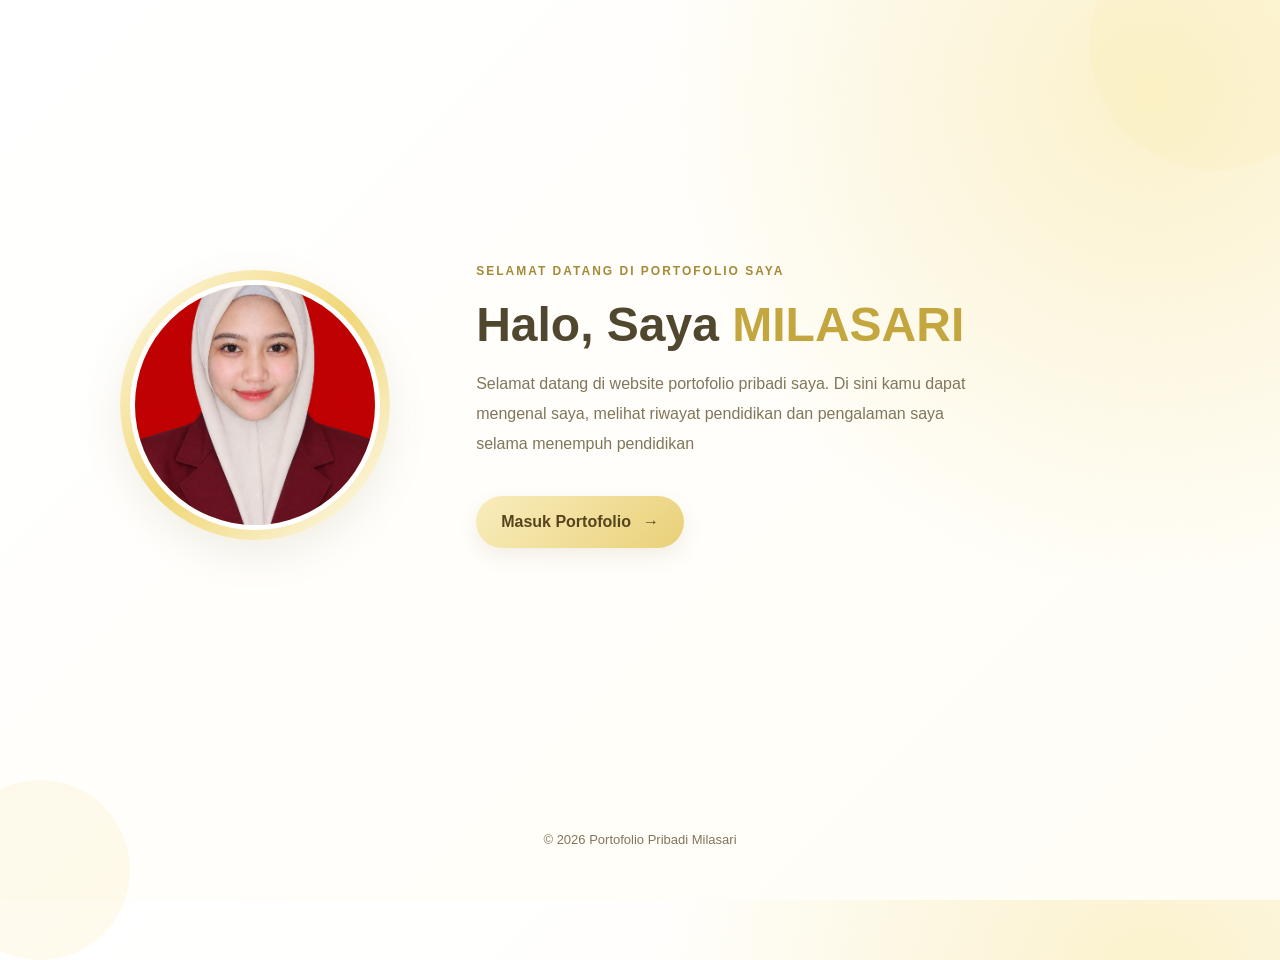
<file: index.html>
<!DOCTYPE html>
<html lang="id">
<head>
    <meta charset="UTF-8">
    <meta name="viewport" content="width=device-width, initial-scale=1.0">

    <title>Portofolio Pribadi</title>

    <!-- Bootstrap 5 -->
    <link href="https://cdn.jsdelivr.net/npm/bootstrap@5.3.3/dist/css/bootstrap.min.css"
          rel="stylesheet">

    <!-- CSS Pribadi -->
    <link rel="stylesheet" href="style.css">
</head>

<body class="halaman-awal">

    <div class="lingkaran dekorasi-satu"></div>
    <div class="lingkaran dekorasi-dua"></div>

    <main class="halaman-profil container">
        <div class="row align-items-center justify-content-center g-5">

            <div class="col-12 col-md-5 text-center">
                <div class="bingkai-profil">
                    <img src="mila.jpeg"
                         alt="Foto profil saya"
                         class="foto-profil-utama">
                </div>
            </div>

            <div class="col-12 col-md-7 text-center text-md-start">
                <p class="label-profil">SELAMAT DATANG DI PORTOFOLIO SAYA</p>

                <h1 class="judul-profil">
                    Halo, Saya <span>MILASARI</span>
                </h1>

                <p class="deskripsi-profil">
                    Selamat datang di website portofolio pribadi saya.
                    Di sini kamu dapat mengenal saya, melihat riwayat
                    pendidikan dan pengalaman saya selama menempuh pendidikan
                </p>

                <a href="tentang.html" class="tombol-utama">
                    Masuk Portofolio <span>→</span>
                </a>
            </div>

        </div>
    </main>

    <footer class="footer-awal">
        &copy; <span id="tahun"></span> Portofolio Pribadi Milasari
    </footer>

    <script src="portofolio.js"></script>
</body>
</html>
</file>
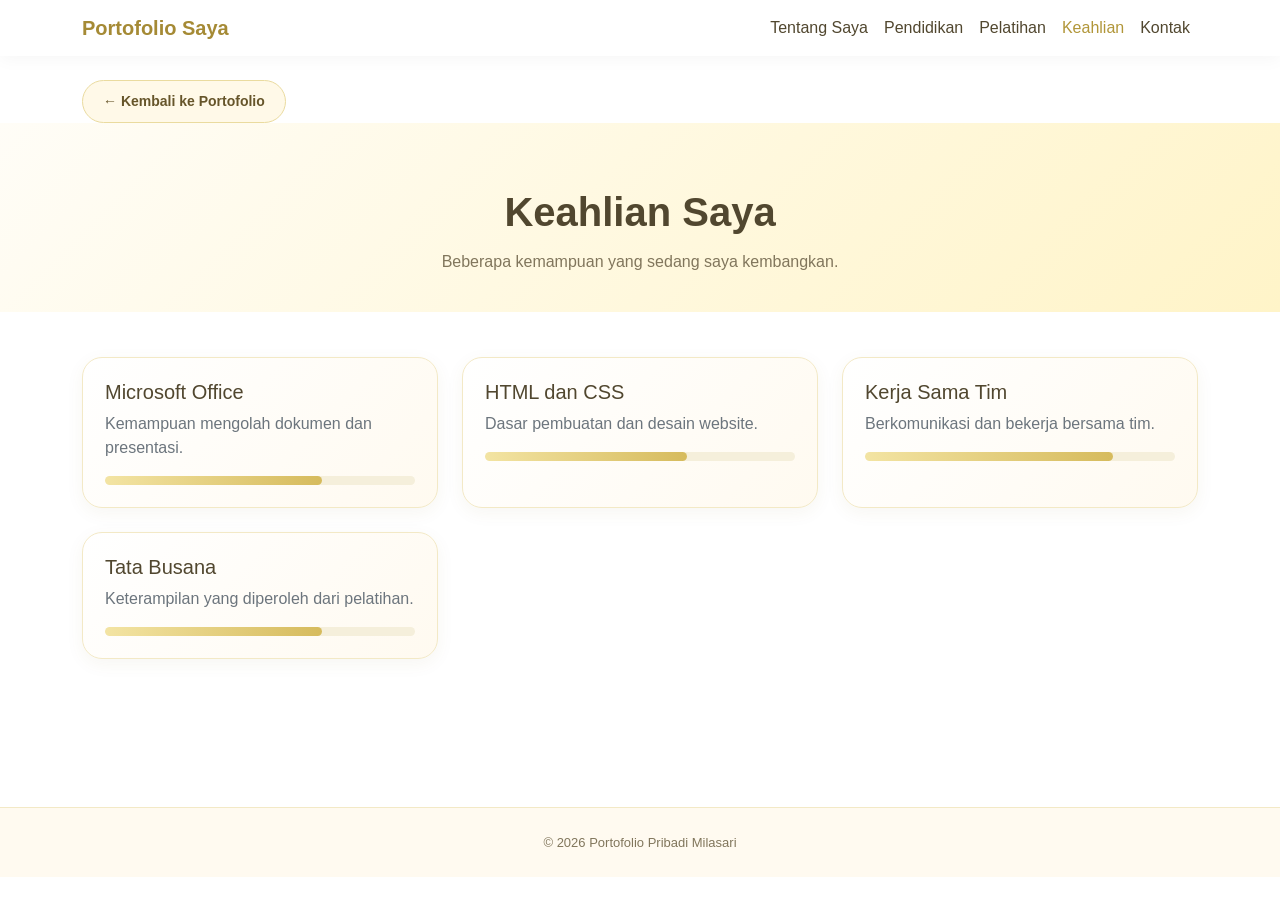
<file: keahlian.html>
<!DOCTYPE html>
<html lang="id">
<head>
    <meta charset="UTF-8">
    <meta name="viewport" content="width=device-width, initial-scale=1.0">
    <title>Keahlian | Portofolio</title>

    <link href="https://cdn.jsdelivr.net/npm/bootstrap@5.3.3/dist/css/bootstrap.min.css"
          rel="stylesheet">
    <link rel="stylesheet" href="style.css">
</head>

<body>

<nav class="navbar navbar-expand-lg sticky-top">
    <div class="container">
        <a class="navbar-brand" href="tentang.html">Portofolio Saya</a>

        <button class="navbar-toggler" type="button"
                data-bs-toggle="collapse"
                data-bs-target="#menuNavigasi"
                aria-controls="menuNavigasi"
                aria-expanded="false"
                aria-label="Buka navigasi">
            <span class="navbar-toggler-icon"></span>
        </button>

        <div class="collapse navbar-collapse" id="menuNavigasi">
            <ul class="navbar-nav ms-auto">
                <li class="nav-item"><a class="nav-link" href="tentang.html">Tentang Saya</a></li>
                <li class="nav-item"><a class="nav-link" href="pendidikan.html">Pendidikan</a></li>
                <li class="nav-item"><a class="nav-link" href="pelatihan.html">Pelatihan</a></li>
                <li class="nav-item"><a class="nav-link active" href="keahlian.html">Keahlian</a></li>
                <li class="nav-item"><a class="nav-link" href="kontak.html">Kontak</a></li>
            </ul>
        </div>
    </div>
</nav>

<div class="container pt-4">
    <a href="tentang.html" class="tombol-kembali">← Kembali ke Portofolio</a>
</div>

<header class="judul-halaman">
    <div class="container">
        <h1>Keahlian Saya</h1>
        <p>Beberapa kemampuan yang sedang saya kembangkan.</p>
    </div>
</header>

<main class="container konten-halaman">
    <div class="row g-4">

        <div class="col-md-6 col-lg-4 animasi-muncul">
            <div class="kartu-keahlian">
                <h5>Microsoft Office</h5>
                <p class="text-secondary">Kemampuan mengolah dokumen dan presentasi.</p>
                <div class="batang-keahlian">
                    <span style="width: 70%;"></span>
                </div>
            </div>
        </div>

        <div class="col-md-6 col-lg-4 animasi-muncul">
            <div class="kartu-keahlian">
                <h5>HTML dan CSS</h5>
                <p class="text-secondary">Dasar pembuatan dan desain website.</p>
                <div class="batang-keahlian">
                    <span style="width: 65%;"></span>
                </div>
            </div>
        </div>

        <div class="col-md-6 col-lg-4 animasi-muncul">
            <div class="kartu-keahlian">
                <h5>Kerja Sama Tim</h5>
                <p class="text-secondary">Berkomunikasi dan bekerja bersama tim.</p>
                <div class="batang-keahlian">
                    <span style="width: 80%;"></span>
                </div>
            </div>
        </div>

        <div class="col-md-6 col-lg-4 animasi-muncul">
            <div class="kartu-keahlian">
                <h5>Tata Busana</h5>
                <p class="text-secondary">Keterampilan yang diperoleh dari pelatihan.</p>
                <div class="batang-keahlian">
                    <span style="width: 70%;"></span>
                </div>
            </div>
        </div>

    </div>

    
</main>

<footer class="footer-website">
    &copy; <span id="tahun"></span> Portofolio Pribadi Milasari
</footer>

<script src="https://cdn.jsdelivr.net/npm/bootstrap@5.3.3/dist/js/bootstrap.bundle.min.js"></script>
<script src="portofolio.js"></script>
</body>
</html>
</file>
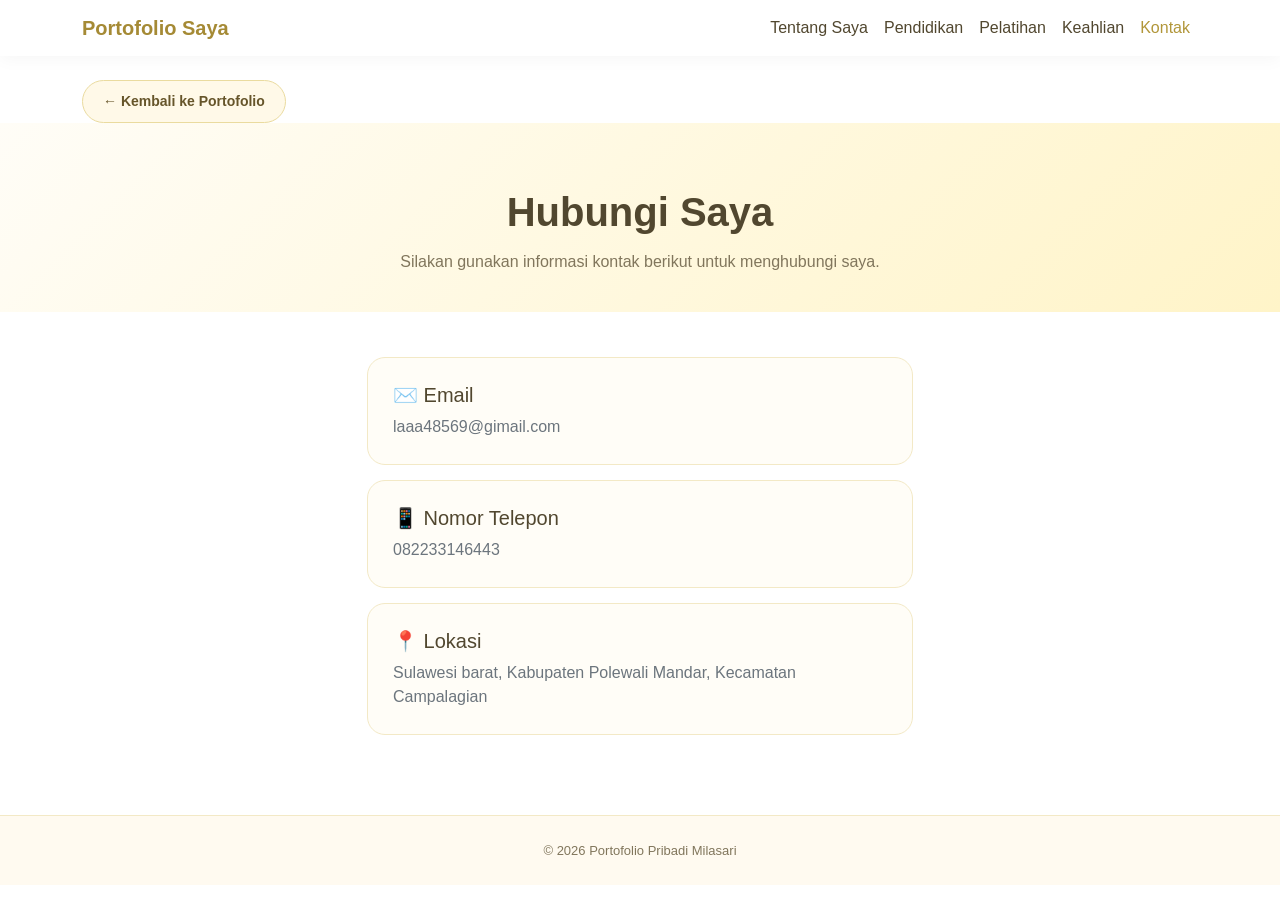
<file: kontak.html>
<!DOCTYPE html>
<html lang="id">
<head>
    <meta charset="UTF-8">
    <meta name="viewport" content="width=device-width, initial-scale=1.0">
    <title>Kontak | Portofolio</title>

    <link href="https://cdn.jsdelivr.net/npm/bootstrap@5.3.3/dist/css/bootstrap.min.css"
          rel="stylesheet">
    <link rel="stylesheet" href="style.css">
</head>

<body>

<nav class="navbar navbar-expand-lg sticky-top">
    <div class="container">
        <a class="navbar-brand" href="tentang.html">Portofolio Saya</a>

        <button class="navbar-toggler" type="button"
                data-bs-toggle="collapse"
                data-bs-target="#menuNavigasi"
                aria-controls="menuNavigasi"
                aria-expanded="false"
                aria-label="Buka navigasi">
            <span class="navbar-toggler-icon"></span>
        </button>

        <div class="collapse navbar-collapse" id="menuNavigasi">
            <ul class="navbar-nav ms-auto">
                <li class="nav-item"><a class="nav-link" href="tentang.html">Tentang Saya</a></li>
                <li class="nav-item"><a class="nav-link" href="pendidikan.html">Pendidikan</a></li>
                <li class="nav-item"><a class="nav-link" href="pelatihan.html">Pelatihan</a></li>
                <li class="nav-item"><a class="nav-link" href="keahlian.html">Keahlian</a></li>
                <li class="nav-item"><a class="nav-link active" href="kontak.html">Kontak</a></li>
            </ul>
        </div>
    </div>
</nav>

<div class="container pt-4">
    <a href="tentang.html" class="tombol-kembali">← Kembali ke Portofolio</a>
</div>

<header class="judul-halaman">
    <div class="container">
        <h1>Hubungi Saya</h1>
        <p>Silakan gunakan informasi kontak berikut untuk menghubungi saya.</p>
    </div>
</header>

<main class="container konten-halaman">
    <div class="row justify-content-center">
        <div class="col-md-8 col-lg-6">

            <div class="kartu-kontak animasi-muncul">
                <h5>✉️ Email</h5>
                <p class="text-secondary mb-0">
                    laaa48569@gimail.com
                </p>
            </div>

            <div class="kartu-kontak animasi-muncul">
                <h5>📱 Nomor Telepon</h5>
                <p class="text-secondary mb-0">
                    082233146443
                </p>
            </div>

            <div class="kartu-kontak animasi-muncul">
                <h5>📍 Lokasi</h5>
                <p class="text-secondary mb-0">
                    Sulawesi barat,
                    Kabupaten Polewali Mandar,
                    Kecamatan Campalagian
                </p>
            </div>

        </div>
    </div>
</main>

<footer class="footer-website">
    &copy; <span id="tahun"></span> Portofolio Pribadi Milasari
</footer>

<script src="https://cdn.jsdelivr.net/npm/bootstrap@5.3.3/dist/js/bootstrap.bundle.min.js"></script>
<script src="portofolio.js"></script>
</body>
</html>
</file>
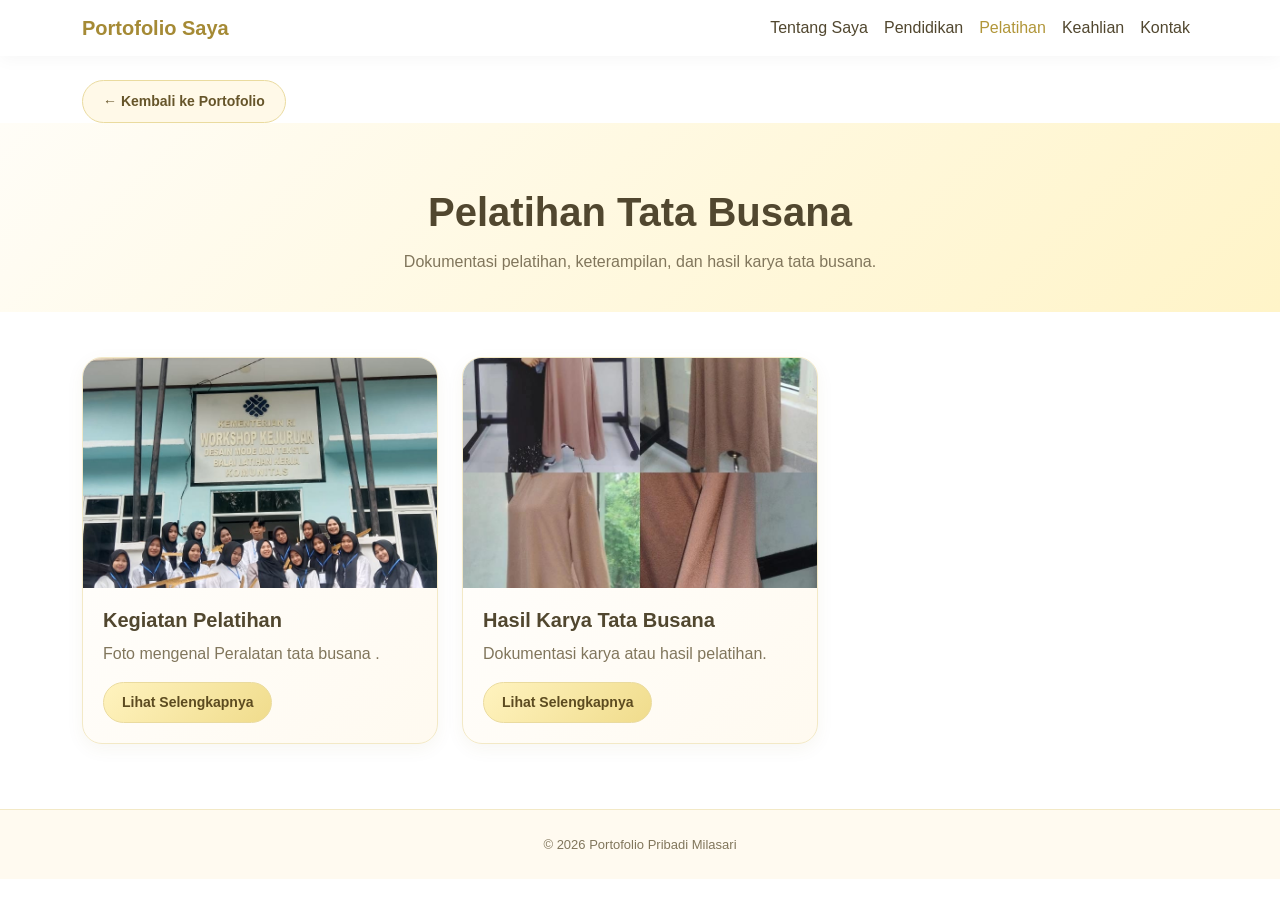
<file: pelatihan.html>
<!DOCTYPE html>
<html lang="id">
<head>
    <meta charset="UTF-8">
    <meta name="viewport" content="width=device-width, initial-scale=1.0">
    <title>Pelatihan Tata Busana | Portofolio</title>

    <link href="https://cdn.jsdelivr.net/npm/bootstrap@5.3.3/dist/css/bootstrap.min.css"
          rel="stylesheet">
    <link rel="stylesheet" href="style.css">
</head>

<body>

<nav class="navbar navbar-expand-lg sticky-top">
    <div class="container">
        <a class="navbar-brand" href="tentang.html">Portofolio Saya</a>

        <button class="navbar-toggler" type="button"
                data-bs-toggle="collapse"
                data-bs-target="#menuNavigasi"
                aria-controls="menuNavigasi"
                aria-expanded="false"
                aria-label="Buka navigasi">
            <span class="navbar-toggler-icon"></span>
        </button>

        <div class="collapse navbar-collapse" id="menuNavigasi">
            <ul class="navbar-nav ms-auto">
                <li class="nav-item"><a class="nav-link" href="tentang.html">Tentang Saya</a></li>
                <li class="nav-item"><a class="nav-link" href="pendidikan.html">Pendidikan</a></li>
                <li class="nav-item"><a class="nav-link active" href="pelatihan.html">Pelatihan</a></li>
                <li class="nav-item"><a class="nav-link" href="keahlian.html">Keahlian</a></li>
                <li class="nav-item"><a class="nav-link" href="kontak.html">Kontak</a></li>
            </ul>
        </div>
    </div>
</nav>

<div class="container pt-4">
    <a href="tentang.html" class="tombol-kembali">← Kembali ke Portofolio</a>
</div>

<header class="judul-halaman">
    <div class="container">
        <h1>Pelatihan Tata Busana</h1>
        <p>Dokumentasi pelatihan, keterampilan, dan hasil karya tata busana.</p>
    </div>
</header>

<main class="container konten-halaman">
    <div class="row g-4">

        <div class="col-md-6 col-lg-4 animasi-muncul">
            <div class="kartu-foto">
                <img src="alat.jpeg"
                     alt="Foto mengenal Peralatan tata busana"
                     class="foto-galeri"
                     data-bs-toggle="modal"
                     data-bs-target="#detailBusana1">

                <div class="isi-kartu-foto">
                    <h5>Kegiatan Pelatihan</h5>
                    <p>Foto mengenal Peralatan tata busana .</p>
                    <button class="tombol-detail"
                            data-bs-toggle="modal"
                            data-bs-target="#detailBusana1">
                        Lihat Selengkapnya
                    </button>
                </div>
            </div>
        </div>

        <div class="col-md-6 col-lg-4 animasi-muncul">
            <div class="kartu-foto">
                <img src="karya.jpeg"
                     alt="Foto hasil karya tata busana"
                     class="foto-galeri"
                     data-bs-toggle="modal"
                     data-bs-target="#detailBusana2">

                <div class="isi-kartu-foto">
                    <h5>Hasil Karya Tata Busana</h5>
                    <p>Dokumentasi karya atau hasil pelatihan.</p>
                    <button class="tombol-detail"
                            data-bs-toggle="modal"
                            data-bs-target="#detailBusana2">
                        Lihat Selengkapnya
                    </button>
                </div>
            </div>
        </div>

    </div>
</main>

<div class="modal fade" id="detailBusana1" tabindex="-1"
     aria-labelledby="judulBusana1" aria-hidden="true">
    <div class="modal-dialog modal-dialog-centered">
        <div class="modal-content">
            <div class="modal-header">
                <h5 class="modal-title" id="judulBusana1">Mengenal Peralatan tata busana</h5>
                <button type="button" class="btn-close"
                        data-bs-dismiss="modal" aria-label="Tutup"></button>
            </div>
            <div class="modal-body">
                <img src="alat.jpeg" alt="Kegiatan pelatihan"
                     class="img-fluid rounded mb-3">
                <p>Foto selama mengikuti pelatihan tata busana, sebagai bagian dari pengalaman
                    dan pembelajaran dalam mengenal berbagai peralatan yang digunakan dibidang tata busana.</p>
            </div>
        </div>
    </div>
</div>

<div class="modal fade" id="detailBusana2" tabindex="-1"
     aria-labelledby="judulBusana2" aria-hidden="true">
    <div class="modal-dialog modal-dialog-centered">
        <div class="modal-content">
            <div class="modal-header">
                <h5 class="modal-title" id="judulBusana2">Hasil Karya Tata Busana</h5>
                <button type="button" class="btn-close"
                        data-bs-dismiss="modal" aria-label="Tutup"></button>
            </div>
            <div class="modal-body">
                <img src="karya.jpeg" alt="Hasil karya tata busana"
                     class="img-fluid rounded mb-3">
                <p>Salah satu hasil karya dalam bidang tata busana yang menjadi bagian dari proses
                    belajar dan pengembangan keterampilan. Melalui kegiatan ini, kreativitas, ketelitian, dan kemampuan
                    bisa terus di kembangkan.</p>
            </div>
        </div>
    </div>
</div>

<footer class="footer-website">
    &copy; <span id="tahun"></span> Portofolio Pribadi Milasari
</footer>

<script src="https://cdn.jsdelivr.net/npm/bootstrap@5.3.3/dist/js/bootstrap.bundle.min.js"></script>
<script src="portofolio.js"></script>
</body>
</html>
</file>
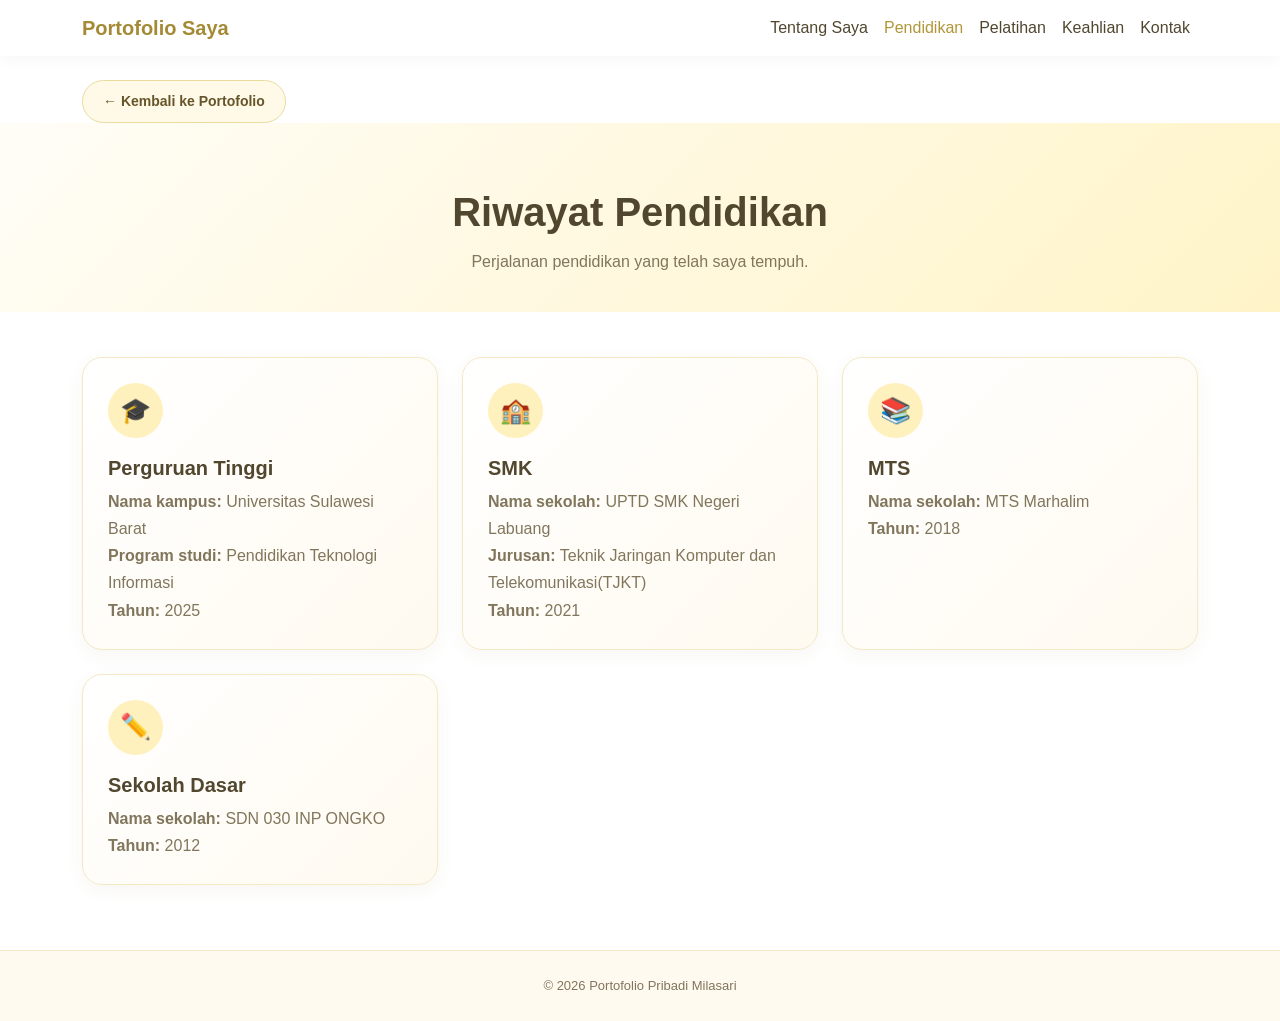
<file: pendidikan.html>
<!DOCTYPE html>
<html lang="id">
<head>
    <meta charset="UTF-8">
    <meta name="viewport" content="width=device-width, initial-scale=1.0">
    <title>Pendidikan | Portofolio</title>

    <link href="https://cdn.jsdelivr.net/npm/bootstrap@5.3.3/dist/css/bootstrap.min.css"
          rel="stylesheet">
    <link rel="stylesheet" href="style.css">
</head>

<body>

<nav class="navbar navbar-expand-lg sticky-top">
    <div class="container">
        <a class="navbar-brand" href="tentang.html">Portofolio Saya</a>

        <button class="navbar-toggler" type="button"
                data-bs-toggle="collapse"
                data-bs-target="#menuNavigasi"
                aria-controls="menuNavigasi"
                aria-expanded="false"
                aria-label="Buka navigasi">
            <span class="navbar-toggler-icon"></span>
        </button>

        <div class="collapse navbar-collapse" id="menuNavigasi">
            <ul class="navbar-nav ms-auto">
                <li class="nav-item"><a class="nav-link" href="tentang.html">Tentang Saya</a></li>
                <li class="nav-item"><a class="nav-link active" href="pendidikan.html">Pendidikan</a></li>
                <li class="nav-item"><a class="nav-link" href="pelatihan.html">Pelatihan</a></li>
                <li class="nav-item"><a class="nav-link" href="keahlian.html">Keahlian</a></li>
                <li class="nav-item"><a class="nav-link" href="kontak.html">Kontak</a></li>
            </ul>
        </div>
    </div>
</nav>

<div class="container pt-4">
    <a href="tentang.html" class="tombol-kembali">← Kembali ke Portofolio</a>
</div>

<header class="judul-halaman">
    <div class="container">
        <h1>Riwayat Pendidikan</h1>
        <p>Perjalanan pendidikan yang telah saya tempuh.</p>
    </div>
</header>

<main class="container konten-halaman">
    <div class="row g-4">

        <div class="col-md-6 col-lg-4 animasi-muncul">
            <div class="kartu-pendidikan">
                <div class="ikon-pendidikan">🎓</div>
                <h5>Perguruan Tinggi</h5>
                <p><strong>Nama kampus:</strong> Universitas Sulawesi Barat</p>
                <p><strong>Program studi:</strong> Pendidikan Teknologi Informasi</p>
                <p><strong>Tahun:</strong> 2025</p>
            </div>
        </div>

        <div class="col-md-6 col-lg-4 animasi-muncul">
            <div class="kartu-pendidikan">
                <div class="ikon-pendidikan">🏫</div>
                <h5>SMK</h5>
                <p><strong>Nama sekolah:</strong> UPTD SMK Negeri Labuang</p>
                <p><strong>Jurusan:</strong> Teknik Jaringan Komputer dan Telekomunikasi(TJKT)</p>
                <p><strong>Tahun:</strong> 2021</p>
            </div>
        </div>

        <div class="col-md-6 col-lg-4 animasi-muncul">
            <div class="kartu-pendidikan">
                <div class="ikon-pendidikan">📚</div>
                <h5>MTS</h5>
                <p><strong>Nama sekolah:</strong> MTS Marhalim</p>
                <p><strong>Tahun:</strong> 2018</p>
            </div>
        </div>

        <div class="col-md-6 col-lg-4 animasi-muncul">
            <div class="kartu-pendidikan">
                <div class="ikon-pendidikan">✏️</div>
                <h5>Sekolah Dasar</h5>
                <p><strong>Nama sekolah:</strong> SDN 030 INP ONGKO</p>
                <p><strong>Tahun:</strong> 2012</p>
            </div>
        </div>

    </div>
</main>

<footer class="footer-website">
    &copy; <span id="tahun"></span> Portofolio Pribadi Milasari
</footer>

<script src="https://cdn.jsdelivr.net/npm/bootstrap@5.3.3/dist/js/bootstrap.bundle.min.js"></script>
<script src="portofolio.js"></script>
</body>
</html>
</file>
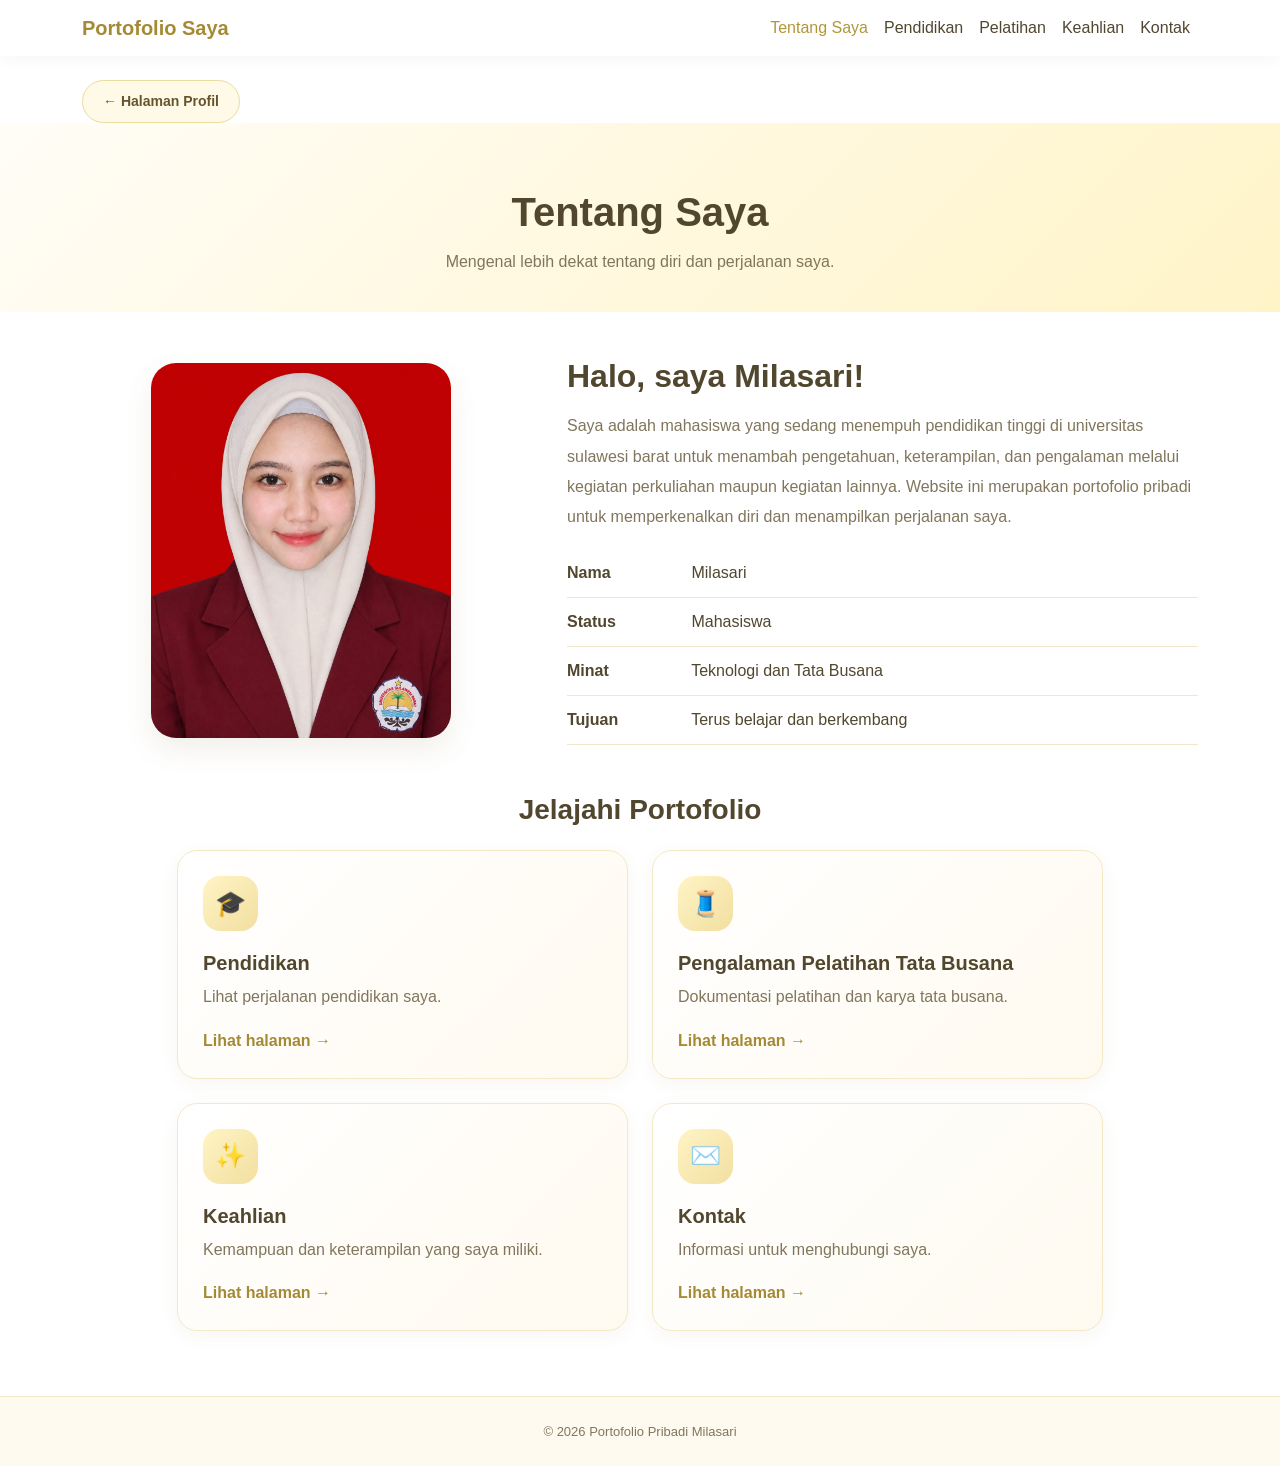
<file: tentang.html>
<!DOCTYPE html>
<html lang="id">
<head>
    <meta charset="UTF-8">
    <meta name="viewport" content="width=device-width, initial-scale=1.0">
    <title>Tentang Saya | Portofolio</title>

    <link href="https://cdn.jsdelivr.net/npm/bootstrap@5.3.3/dist/css/bootstrap.min.css"
          rel="stylesheet">
    <link rel="stylesheet" href="style.css">
</head>

<body>

<nav class="navbar navbar-expand-lg sticky-top">
    <div class="container">
        <a class="navbar-brand" href="tentang.html">Portofolio Saya</a>

        <button class="navbar-toggler" type="button"
                data-bs-toggle="collapse"
                data-bs-target="#menuNavigasi"
                aria-controls="menuNavigasi"
                aria-expanded="false"
                aria-label="Buka navigasi">
            <span class="navbar-toggler-icon"></span>
        </button>

        <div class="collapse navbar-collapse" id="menuNavigasi">
            <ul class="navbar-nav ms-auto">
                <li class="nav-item"><a class="nav-link active" href="tentang.html">Tentang Saya</a></li>
                <li class="nav-item"><a class="nav-link" href="pendidikan.html">Pendidikan</a></li>
                <li class="nav-item"><a class="nav-link" href="pelatihan.html">Pelatihan</a></li>
                <li class="nav-item"><a class="nav-link" href="keahlian.html">Keahlian</a></li>
                <li class="nav-item"><a class="nav-link" href="kontak.html">Kontak</a></li>
            </ul>
        </div>
    </div>
</nav>

<div class="container pt-4">
    <a href="index.html" class="tombol-kembali">← Halaman Profil</a>
</div>

<header class="judul-halaman">
    <div class="container">
        <h1>Tentang Saya</h1>
        <p>Mengenal lebih dekat tentang diri dan perjalanan saya.</p>
    </div>
</header>

<main class="container konten-halaman">
    <div class="row align-items-center g-5">
        <div class="col-md-5 text-center animasi-muncul">
            <img src="mila.jpeg"
                 alt="Foto saya"
                 class="foto-tentang">
        </div>

        <div class="col-md-7 animasi-muncul">
            <h2 class="fw-bold mb-3">Halo, saya Milasari!</h2>

            <p class="teks-tentang">
                Saya adalah mahasiswa yang sedang menempuh pendidikan tinggi
                di universitas sulawesi barat untuk menambah
                pengetahuan, keterampilan, dan pengalaman melalui
                kegiatan perkuliahan maupun kegiatan lainnya.
                Website ini merupakan portofolio pribadi untuk
                memperkenalkan diri dan menampilkan perjalanan saya.
            </p>

            <div class="informasi-diri">
                <strong>Nama</strong> Milasari
            </div>

            <div class="informasi-diri">
                <strong>Status</strong> Mahasiswa
            </div>

            <div class="informasi-diri">
                <strong>Minat</strong> Teknologi dan Tata Busana
            </div>

            <div class="informasi-diri">
                <strong>Tujuan</strong> Terus belajar dan berkembang
            </div>
        </div>
    </div>

    <h3 class="fw-bold text-center mt-5 mb-4">Jelajahi Portofolio</h3>

    <div class="row g-4 justify-content-center">

    <!-- Kartu Pendidikan -->
    <div class="col-md-6 col-lg-5 animasi-muncul">
        <a href="pendidikan.html" class="kartu-menu">
            <div class="ikon-menu">🎓</div>
            <h5>Pendidikan</h5>
            <p>Lihat perjalanan pendidikan saya.</p>
            <span class="panah-menu">Lihat halaman →</span>
        </a>
    </div>

    <!-- Kartu Pelatihan Tata Busana -->
    <div class="col-md-6 col-lg-5 animasi-muncul">
        <a href="pelatihan.html" class="kartu-menu">
            <div class="ikon-menu">🧵</div>
            <h5>Pengalaman Pelatihan Tata Busana</h5>
            <p>Dokumentasi pelatihan dan karya tata busana.</p>
            <span class="panah-menu">Lihat halaman →</span>
        </a>
    </div>

    <!-- Kartu Keahlian -->
    <div class="col-md-6 col-lg-5 animasi-muncul">
        <a href="keahlian.html" class="kartu-menu">
            <div class="ikon-menu">✨</div>
            <h5>Keahlian</h5>
            <p>Kemampuan dan keterampilan yang saya miliki.</p>
            <span class="panah-menu">Lihat halaman →</span>
        </a>
    </div>

    <!-- Kartu Kontak -->
    <div class="col-md-6 col-lg-5 animasi-muncul">
        <a href="kontak.html" class="kartu-menu">
            <div class="ikon-menu">✉️</div>
            <h5>Kontak</h5>
            <p>Informasi untuk menghubungi saya.</p>
            <span class="panah-menu">Lihat halaman →</span>
        </a>
    </div>

</div>
</main>

<footer class="footer-website">
    &copy; <span id="tahun"></span> Portofolio Pribadi Milasari
</footer>

<script src="https://cdn.jsdelivr.net/npm/bootstrap@5.3.3/dist/js/bootstrap.bundle.min.js"></script>
<script src="portofolio.js"></script>
</body>
</html>
</file>
<file: style.css>
/* ==============================
   PENGATURAN DASAR
================================ */

:root {
    --putih: #ffffff;
    --butter: #f7e7a5;
    --butter-muda: #fff9e6;
    --kuning-gelap: #e8ce72;
    --teks: #51472f;
    --teks-muda: #81765c;
    --bayangan: rgba(117, 96, 39, 0.10);
}

* {
    box-sizing: border-box;
}

html {
    scroll-behavior: smooth;
}

body {
    margin: 0;
    font-family: Arial, Helvetica, sans-serif;
    color: var(--teks);
    background: var(--putih);
}

a {
    color: inherit;
}

img {
    max-width: 100%;
}

/* ==============================
   HALAMAN PROFIL AWAL
================================ */

.halaman-awal {
    min-height: 100vh;
    position: relative;
    overflow: hidden;
    background:
        radial-gradient(
            circle at 90% 10%,
            rgba(247, 231, 165, 0.55),
            transparent 35%
        ),
        linear-gradient(135deg, #ffffff, #fffdf5);
}

.halaman-profil {
    min-height: 90vh;
    display: flex;
    align-items: center;
    position: relative;
    z-index: 2;
}

.bingkai-profil {
    width: 270px;
    height: 270px;
    margin: auto;
    padding: 10px;
    border-radius: 50%;
    background: linear-gradient(
        135deg,
        #fff9e6,
        #f0d777,
        #fffdf5
    );
    box-shadow: 0 15px 40px var(--bayangan);
    animation: gerakProfil 4s ease-in-out infinite;
}

.foto-profil-utama {
    width: 100%;
    height: 100%;
    border-radius: 50%;
    object-fit: cover;
    border: 5px solid white;
}

.label-profil {
    color: #a48a39;
    font-size: 12px;
    font-weight: bold;
    letter-spacing: 2px;
}

.judul-profil {
    font-size: clamp(30px, 5vw, 48px);
    font-weight: 800;
    margin: 15px 0;
    line-height: 1.2;
}

.judul-profil span {
    color: #c3a63d;
}

.deskripsi-profil {
    color: var(--teks-muda);
    font-size: 16px;
    line-height: 1.9;
    max-width: 580px;
}

.tombol-utama {
    display: inline-flex;
    gap: 12px;
    align-items: center;
    justify-content: center;
    margin-top: 20px;
    padding: 14px 25px;
    border-radius: 40px;
    background: linear-gradient(
        135deg,
        #f9edbd,
        #e9d078
    );
    text-decoration: none;
    font-weight: bold;
    color: #55451c;
    box-shadow: 0 8px 20px var(--bayangan);
    transition: 0.3s ease;
}

.tombol-utama:hover {
    transform: translateY(-5px);
    box-shadow: 0 13px 25px var(--bayangan);
    color: #55451c;
}

.tombol-utama:active {
    transform: scale(0.97);
}

.lingkaran {
    position: absolute;
    border-radius: 50%;
    pointer-events: none;
}

.dekorasi-satu {
    width: 250px;
    height: 250px;
    background: rgba(247, 231, 165, 0.18);
    top: -80px;
    right: -60px;
    animation: gerakDekorasi 8s ease-in-out infinite;
}

.dekorasi-dua {
    width: 180px;
    height: 180px;
    background: rgba(247, 231, 165, 0.20);
    bottom: -60px;
    left: -50px;
    animation: gerakDekorasi 7s ease-in-out infinite reverse;
}

.footer-awal {
    position: relative;
    z-index: 2;
    text-align: center;
    padding: 20px;
    font-size: 13px;
    color: var(--teks-muda);
}

/* ==============================
   NAVBAR
================================ */

.navbar {
    background: rgba(255, 255, 255, 0.94);
    backdrop-filter: blur(10px);
    box-shadow: 0 3px 18px rgba(0, 0, 0, 0.04);
}

.navbar-brand {
    color: #a58a35 !important;
    font-weight: 800;
}

.navbar .nav-link {
    color: var(--teks);
    font-weight: 500;
    transition: 0.25s ease;
}

.navbar .nav-link:hover,
.navbar .nav-link.active {
    color: #b19639;
}

/* ==============================
   JUDUL DAN KONTEN HALAMAN
================================ */

.judul-halaman {
    padding: 65px 0 35px;
    text-align: center;
    background: linear-gradient(
        135deg,
        #fffdf7,
        #fff4c8
    );
}

.judul-halaman h1 {
    font-weight: 800;
    font-size: clamp(28px, 4vw, 40px);
}

.judul-halaman p {
    color: var(--teks-muda);
    margin: 12px auto 0;
    max-width: 650px;
    line-height: 1.8;
}

.konten-halaman {
    min-height: 55vh;
    padding-top: 45px;
    padding-bottom: 65px;
}

/* ==============================
   KARTU MENU DAN KONTEN
================================ */

.kartu-menu,
.kartu-foto,
.kartu-pendidikan,
.kartu-keahlian,
.kartu-tentang {
    height: 100%;
    border: 1px solid #f3e9c6;
    border-radius: 20px;
    background: linear-gradient(
        135deg,
        #ffffff,
        #fffaf0
    );
    box-shadow: 0 5px 18px rgba(117, 96, 39, 0.06);
    transition:
        transform 0.35s ease,
        box-shadow 0.35s ease,
        border-color 0.35s ease;
}

/* Kotak naik ketika disentuh atau diarahkan kursor */

.kartu-menu:hover,
.kartu-foto:hover,
.kartu-pendidikan:hover,
.kartu-keahlian:hover,
.kartu-tentang:hover {
    transform: translateY(-8px);
    border-color: #e8d17b;
    box-shadow: 0 15px 30px rgba(117, 96, 39, 0.13);
}

.kartu-menu:active,
.kartu-foto:active {
    transform: translateY(-3px) scale(0.99);
}

.kartu-menu {
    display: block;
    padding: 25px;
    text-decoration: none;
    color: var(--teks);
}

.ikon-menu {
    width: 55px;
    height: 55px;
    display: flex;
    align-items: center;
    justify-content: center;
    border-radius: 17px;
    background: linear-gradient(
        135deg,
        #fff4c5,
        #f2dfa0
    );
    font-size: 25px;
    margin-bottom: 20px;
}

.kartu-menu h5,
.kartu-foto h5,
.kartu-pendidikan h5 {
    font-weight: 700;
}

.kartu-menu p,
.kartu-foto p,
.kartu-pendidikan p {
    color: var(--teks-muda);
    line-height: 1.7;
    margin-bottom: 0;
}

.panah-menu {
    display: inline-block;
    margin-top: 18px;
    color: #a58a35;
    font-weight: bold;
}

/* ==============================
   TENTANG SAYA
================================ */

.foto-tentang {
    width: 100%;
    max-width: 300px;
    aspect-ratio: 4 / 5;
    object-fit: cover;
    border-radius: 25px;
    box-shadow: 0 12px 28px var(--bayangan);
}

.teks-tentang {
    line-height: 1.9;
    color: var(--teks-muda);
}

.informasi-diri {
    padding: 12px 0;
    border-bottom: 1px solid #f0e7c9;
}

.informasi-diri strong {
    display: inline-block;
    min-width: 120px;
    color: var(--teks);
}

/* ==============================
   GALERI FOTO
================================ */

.kartu-foto {
    overflow: hidden;
}

.foto-galeri {
    display: block;
    width: 100%;
    height: 230px;
    object-fit: cover;
    cursor: pointer;
}

.isi-kartu-foto {
    padding: 20px;
}

.tombol-detail {
    display: inline-block;
    margin-top: 15px;
    padding: 9px 18px;
    border-radius: 25px;
    background: linear-gradient(
        135deg,
        #fff3bf,
        #f0dc8c
    );
    border: 1px solid #eadb9f;
    color: #5c4b20;
    text-decoration: none;
    font-size: 14px;
    font-weight: 600;
    transition: 0.3s ease;
}

.tombol-detail:hover {
    transform: translateY(-3px);
    background: #f0dc8c;
    color: #51431f;
}

/* ==============================
   PENDIDIKAN
================================ */

.kartu-pendidikan {
    padding: 25px;
}

.ikon-pendidikan {
    width: 55px;
    height: 55px;
    border-radius: 50%;
    display: flex;
    align-items: center;
    justify-content: center;
    font-size: 25px;
    background: #fff1bd;
    margin-bottom: 18px;
}

/* ==============================
   KEAHLIAN
================================ */

.kartu-keahlian {
    padding: 22px;
}

.batang-keahlian {
    height: 9px;
    border-radius: 20px;
    background: #f5efdb;
    overflow: hidden;
    margin-top: 12px;
}

.batang-keahlian span {
    display: block;
    height: 100%;
    border-radius: 20px;
    background: linear-gradient(
        90deg,
        #f3e4a3,
        #d6bb5d
    );
}

/* ==============================
   KONTAK
================================ */

.kartu-kontak {
    padding: 25px;
    border: 1px solid #f3e9c6;
    border-radius: 18px;
    background: #fffdf7;
    margin-bottom: 15px;
    transition: 0.3s ease;
}

.kartu-kontak:hover {
    transform: translateY(-5px);
    box-shadow: 0 10px 24px var(--bayangan);
}

/* ==============================
   TOMBOL KEMBALI
================================ */

.tombol-kembali {
    display: inline-flex;
    align-items: center;
    gap: 8px;
    padding: 10px 20px;
    border: 1px solid #eadb9f;
    border-radius: 30px;
    background: rgba(255, 249, 230, 0.9);
    color: #66552a;
    text-decoration: none;
    font-size: 14px;
    font-weight: 600;
    transition: 0.3s ease;
}

.tombol-kembali:hover {
    background: #f0dc8c;
    color: #51431f;
    transform: translateX(-4px);
}

/* ==============================
   FOOTER
================================ */

.footer-website {
    padding: 25px 15px;
    background: #fffaf0;
    border-top: 1px solid #f3e9c6;
    text-align: center;
    color: var(--teks-muda);
    font-size: 13px;
}

/* ==============================
   ANIMASI KONTEN MUNCUL
================================ */

.animasi-muncul {
    opacity: 0;
    transform: translateY(18px);
    transition:
        opacity 0.7s ease,
        transform 0.7s ease;
}

.animasi-muncul.terlihat {
    opacity: 1;
    transform: translateY(0);
}

@keyframes gerakProfil {
    0%, 100% {
        transform: translateY(0);
    }

    50% {
        transform: translateY(-12px);
    }
}

@keyframes gerakDekorasi {
    0%, 100% {
        transform: translate(0, 0);
    }

    50% {
        transform: translate(12px, -15px);
    }
}

/* ==============================
   RESPONSIF HP
================================ */

@media (max-width: 767px) {
    .halaman-profil {
        padding-top: 50px;
        padding-bottom: 35px;
    }

    .bingkai-profil {
        width: 210px;
        height: 210px;
    }

    .judul-profil {
        font-size: 32px;
    }

    .deskripsi-profil {
        font-size: 14px;
    }

    .judul-halaman {
        padding: 45px 15px 30px;
    }

    .foto-galeri {
        height: 220px;
    }
}

/* Kurangi animasi jika pengguna memilih gerakan minimal */

@media (prefers-reduced-motion: reduce) {
    *,
    *::before,
    *::after {
        scroll-behavior: auto !important;
        animation-duration: 0.01ms !important;
        transition-duration: 0.01ms !important;
    }
}
.kartu-menu {
    display: block;
    width: 100%;
    height: 100%
}
</file>
